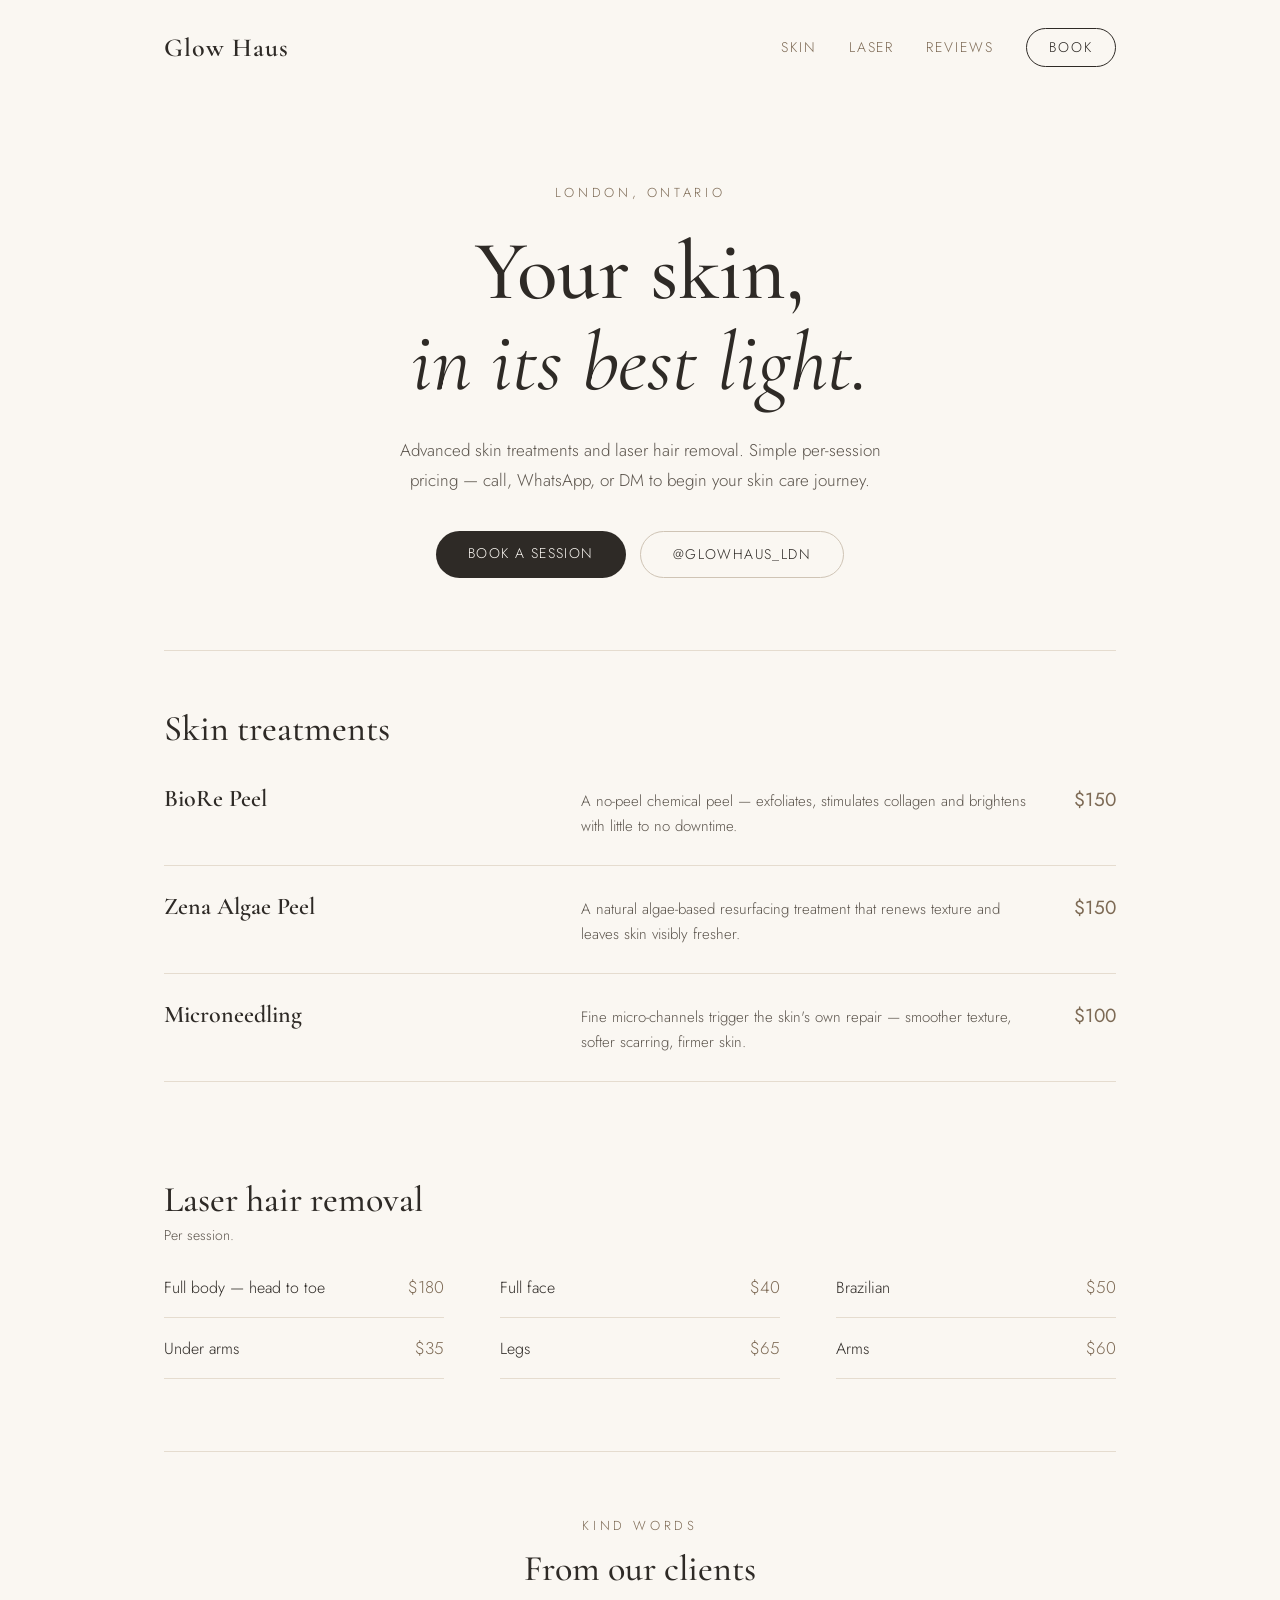
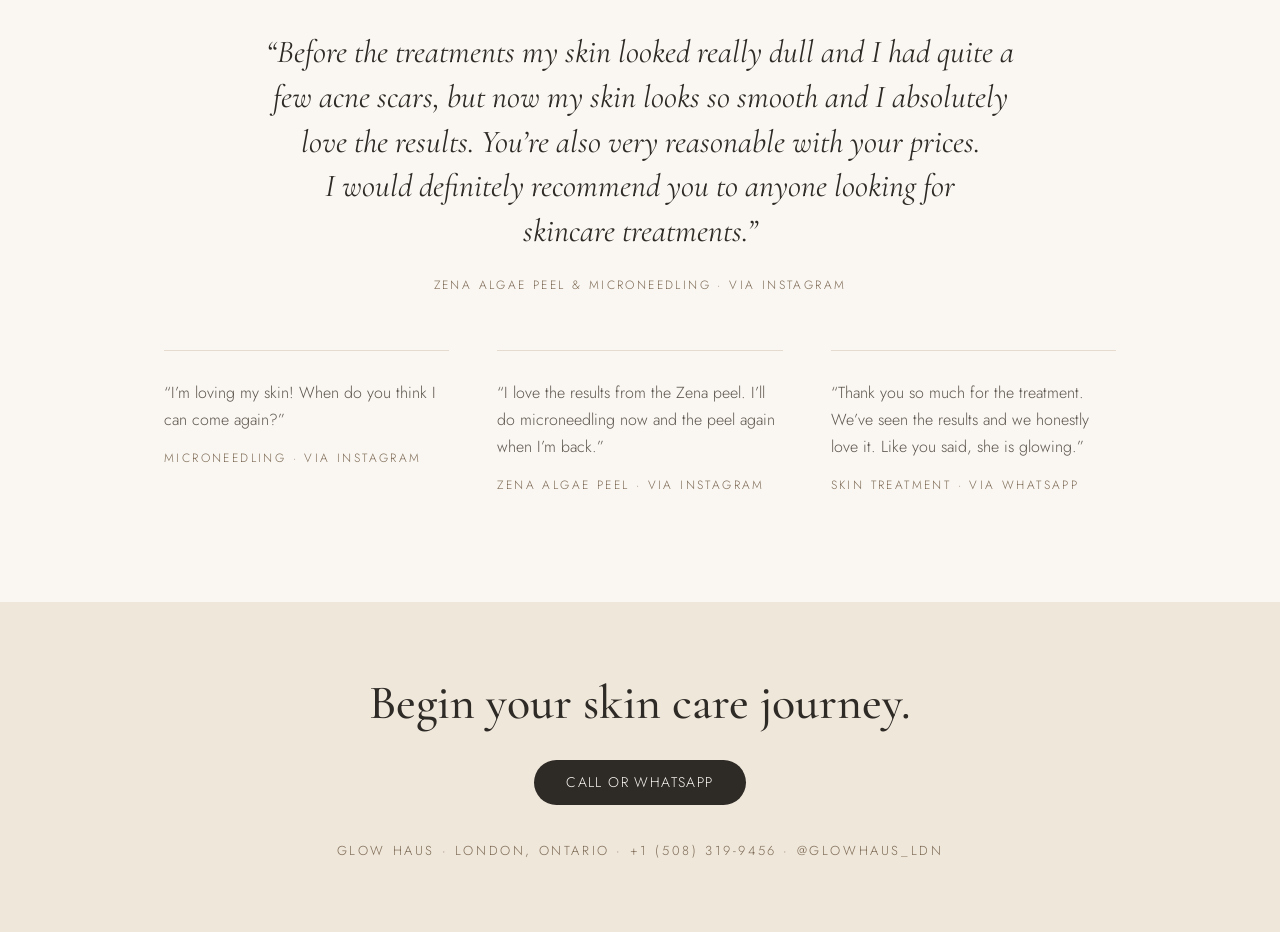
<file: site/index.html>
<!DOCTYPE html>
<html lang="en-CA">
<head>
  <meta charset="utf-8">
  <meta name="viewport" content="width=device-width, initial-scale=1">
  <title>Glow Haus · Skin Treatments &amp; Laser Hair Removal · London, Ontario</title>
  <meta name="description" content="Advanced skin treatments and laser hair removal in London, Ontario. Simple per-session pricing — call, WhatsApp, or DM @glowhaus_ldn to book.">
  <meta name="theme-color" content="#faf7f2">

  <link rel="canonical" href="https://glowhaus.ca/">

  <meta property="og:type" content="website">
  <meta property="og:site_name" content="Glow Haus">
  <meta property="og:url" content="https://glowhaus.ca/">
  <meta property="og:title" content="Glow Haus · Beauty Spa · London, Ontario">
  <meta property="og:description" content="Advanced skin treatments and laser hair removal. Simple per-session pricing. Call, WhatsApp, or DM to book.">
  <meta property="og:image" content="https://glowhaus.ca/og-image.png">
  <meta property="og:image:secure_url" content="https://glowhaus.ca/og-image.png">
  <meta property="og:image:type" content="image/png">
  <meta property="og:image:width" content="1200">
  <meta property="og:image:height" content="630">
  <meta property="og:image:alt" content="Glow Haus Beauty Spa logo">
  <meta property="og:locale" content="en_CA">
  <meta name="twitter:card" content="summary_large_image">
  <meta name="twitter:title" content="Glow Haus · Beauty Spa · London, Ontario">
  <meta name="twitter:description" content="Advanced skin treatments and laser hair removal. Simple per-session pricing.">
  <meta name="twitter:image" content="https://glowhaus.ca/og-image.png">

  <link rel="icon" href="favicon.ico" sizes="48x48">
  <link rel="icon" type="image/png" sizes="32x32" href="favicon-32.png">
  <link rel="icon" type="image/png" sizes="192x192" href="favicon-192.png">
  <link rel="apple-touch-icon" sizes="180x180" href="apple-touch-icon.png">
  <link rel="manifest" href="site.webmanifest">

  <link rel="preconnect" href="https://fonts.googleapis.com">
  <link rel="preconnect" href="https://fonts.gstatic.com" crossorigin>
  <link rel="stylesheet" href="https://fonts.googleapis.com/css2?family=Cormorant+Garamond:ital,wght@0,400;0,500;0,600;1,400&family=Jost:wght@300;400;500&display=swap">
  <link rel="stylesheet" href="styles.css">

  <script type="application/ld+json">
  {
    "@context": "https://schema.org",
    "@type": "BeautySalon",
    "name": "Glow Haus",
    "telephone": "+1-508-319-9456",
    "address": {
      "@type": "PostalAddress",
      "addressLocality": "London",
      "addressRegion": "ON",
      "addressCountry": "CA"
    },
    "url": "https://glowhaus.ca/",
    "image": "https://glowhaus.ca/og-image.png",
    "logo": "https://glowhaus.ca/favicon-512.png",
    "sameAs": ["https://www.instagram.com/glowhaus_ldn"]
  }
  </script>
</head>
<body>

  <nav class="nav" aria-label="Primary">
    <a class="nav__brand" href="#top">Glow Haus</a>
    <span class="nav__spacer"></span>
    <a class="nav__link" href="#skin">Skin</a>
    <a class="nav__link" href="#laser">Laser</a>
    <a class="nav__link" href="#words">Reviews</a>
    <a class="nav__book" href="tel:+15083199456">Book</a>
  </nav>

  <main id="top">
    <div class="container">

      <section class="hero">
        <p class="kicker">London, Ontario</p>
        <h1 class="hero__title">Your skin,<br><em>in its best light.</em></h1>
        <p class="hero__lede">Advanced skin treatments and laser hair removal. Simple per-session pricing — call, WhatsApp, or DM to begin your skin care journey.</p>
        <div class="cta-row">
          <a class="pill pill--primary" href="tel:+15083199456">Book a session</a>
          <a class="pill pill--secondary" href="https://www.instagram.com/glowhaus_ldn?stkn=MXQ2MnF6cHFqMnBnNA%3D%3D" target="_blank" rel="noopener">@glowhaus_ldn</a>
        </div>
      </section>

      <section class="skin" id="skin" aria-labelledby="skin-title">
        <h2 class="section-title" id="skin-title">Skin treatments</h2>

        <div class="treatment">
          <h3 class="treatment__name">BioRe Peel</h3>
          <p class="treatment__desc">A no-peel chemical peel — exfoliates, stimulates collagen and brightens with little to no downtime.</p>
          <p class="treatment__price">$150</p>
        </div>

        <div class="treatment">
          <h3 class="treatment__name">Zena Algae Peel</h3>
          <p class="treatment__desc">A natural algae-based resurfacing treatment that renews texture and leaves skin visibly fresher.</p>
          <p class="treatment__price">$150</p>
        </div>

        <div class="treatment">
          <h3 class="treatment__name">Microneedling</h3>
          <p class="treatment__desc">Fine micro-channels trigger the skin's own repair — smoother texture, softer scarring, firmer skin.</p>
          <p class="treatment__price">$100</p>
        </div>
      </section>

      <section class="laser" id="laser" aria-labelledby="laser-title">
        <h2 class="section-title" id="laser-title">Laser hair removal</h2>
        <p class="section-sub">Per session.</p>

        <div class="laser__grid">
          <div class="laser__row"><span class="laser__name">Full body — head to toe</span><span class="laser__price">$180</span></div>
          <div class="laser__row"><span class="laser__name">Full face</span><span class="laser__price">$40</span></div>
          <div class="laser__row"><span class="laser__name">Brazilian</span><span class="laser__price">$50</span></div>
          <div class="laser__row"><span class="laser__name">Under arms</span><span class="laser__price">$35</span></div>
          <div class="laser__row"><span class="laser__name">Legs</span><span class="laser__price">$65</span></div>
          <div class="laser__row"><span class="laser__name">Arms</span><span class="laser__price">$60</span></div>
        </div>
      </section>

      <section class="words" id="words" aria-labelledby="words-title">
        <p class="kicker">Kind words</p>
        <h2 class="section-title words__title" id="words-title">From our clients</h2>

        <figure class="quote quote--featured">
          <blockquote>
            <p>“Before the treatments my skin looked really dull and I had quite a few acne scars, but now my skin looks so smooth and I absolutely love the results. You’re also very reasonable with your prices. I would definitely recommend you to anyone looking for skincare treatments.”</p>
          </blockquote>
          <figcaption>Zena Algae Peel &amp; Microneedling · via Instagram</figcaption>
        </figure>

        <div class="quote-grid">
          <figure class="quote">
            <blockquote><p>“I’m loving my skin! When do you think I can come again?”</p></blockquote>
            <figcaption>Microneedling · via Instagram</figcaption>
          </figure>
          <figure class="quote">
            <blockquote><p>“I love the results from the Zena peel. I’ll do microneedling now and the peel again when I’m back.”</p></blockquote>
            <figcaption>Zena Algae Peel · via Instagram</figcaption>
          </figure>
          <figure class="quote">
            <blockquote><p>“Thank you so much for the treatment. We’ve seen the results and we honestly love it. Like you said, she is glowing.”</p></blockquote>
            <figcaption>Skin treatment · via WhatsApp</figcaption>
          </figure>
        </div>
      </section>

    </div>

    <section class="band" aria-labelledby="band-title">
      <div class="band__inner">
        <h3 class="band__title" id="band-title">Begin your skin care journey.</h3>
        <div class="cta-row">
          <a class="pill pill--primary" href="https://wa.me/15083199456">Call or WhatsApp</a>
        </div>
        <p class="band__footer"><span class="nowrap">Glow Haus</span> · <span class="nowrap">London, Ontario</span> · <a class="nowrap" href="tel:+15083199456">+1 (508) 319-9456</a> · <a class="nowrap" href="https://www.instagram.com/glowhaus_ldn?stkn=MXQ2MnF6cHFqMnBnNA%3D%3D" target="_blank" rel="noopener">@glowhaus_ldn</a></p>
      </div>
    </section>
  </main>

</body>
</html>
</file>
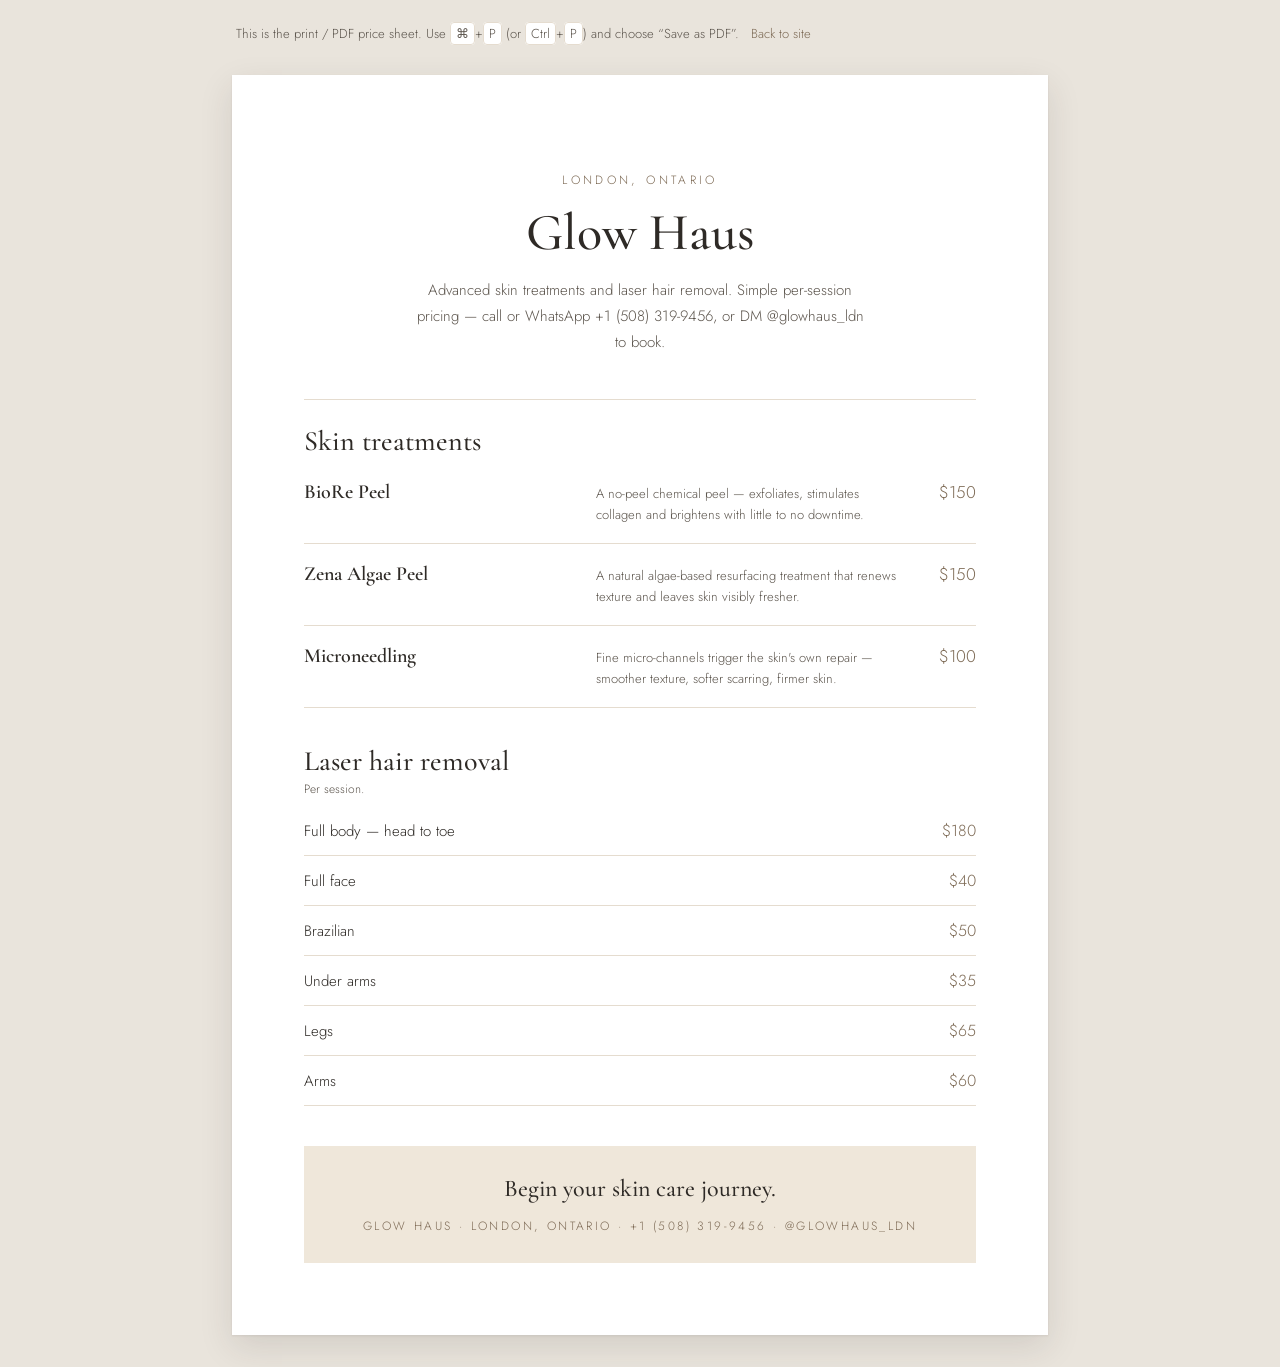
<file: site/price-sheet.html>
<!DOCTYPE html>
<html lang="en-CA">
<head>
  <meta charset="utf-8">
  <meta name="viewport" content="width=device-width, initial-scale=1">
  <title>Glow Haus · Price Sheet</title>
  <meta name="robots" content="noindex">
  <link rel="icon" href="favicon.ico" sizes="48x48">
  <link rel="icon" type="image/png" sizes="32x32" href="favicon-32.png">
  <link rel="icon" type="image/png" sizes="192x192" href="favicon-192.png">
  <link rel="apple-touch-icon" sizes="180x180" href="apple-touch-icon.png">
  <link rel="manifest" href="site.webmanifest">
  <link rel="preconnect" href="https://fonts.googleapis.com">
  <link rel="preconnect" href="https://fonts.gstatic.com" crossorigin>
  <link rel="stylesheet" href="https://fonts.googleapis.com/css2?family=Cormorant+Garamond:ital,wght@0,400;0,500;0,600;1,400&family=Jost:wght@300;400;500&display=swap">
  <link rel="stylesheet" href="print.css">
</head>
<body>

  <p class="screen-only print-hint">
    This is the print / PDF price sheet. Use <kbd>⌘</kbd>+<kbd>P</kbd> (or <kbd>Ctrl</kbd>+<kbd>P</kbd>) and choose “Save as PDF”.
    <a href="index.html">Back to site</a>
  </p>

  <main class="sheet">

    <header class="sheet__header">
      <p class="kicker">London, Ontario</p>
      <h1 class="sheet__title">Glow Haus</h1>
      <p class="sheet__intro">Advanced skin treatments and laser hair removal. Simple per-session pricing — call or WhatsApp +1 (508) 319-9456, or DM @glowhaus_ldn to book.</p>
    </header>

    <h2 class="sheet__h2 sheet__h2--ruled">Skin treatments</h2>

    <div class="treatment">
      <h3 class="treatment__name">BioRe Peel</h3>
      <p class="treatment__desc">A no-peel chemical peel — exfoliates, stimulates collagen and brightens with little to no downtime.</p>
      <p class="treatment__price">$150</p>
    </div>
    <div class="treatment">
      <h3 class="treatment__name">Zena Algae Peel</h3>
      <p class="treatment__desc">A natural algae-based resurfacing treatment that renews texture and leaves skin visibly fresher.</p>
      <p class="treatment__price">$150</p>
    </div>
    <div class="treatment">
      <h3 class="treatment__name">Microneedling</h3>
      <p class="treatment__desc">Fine micro-channels trigger the skin's own repair — smoother texture, softer scarring, firmer skin.</p>
      <p class="treatment__price">$100</p>
    </div>

    <h2 class="sheet__h2">Laser hair removal</h2>
    <p class="sheet__sub">Per session.</p>

    <div class="laser__row"><span class="laser__name">Full body — head to toe</span><span class="laser__price">$180</span></div>
    <div class="laser__row"><span class="laser__name">Full face</span><span class="laser__price">$40</span></div>
    <div class="laser__row"><span class="laser__name">Brazilian</span><span class="laser__price">$50</span></div>
    <div class="laser__row"><span class="laser__name">Under arms</span><span class="laser__price">$35</span></div>
    <div class="laser__row"><span class="laser__name">Legs</span><span class="laser__price">$65</span></div>
    <div class="laser__row"><span class="laser__name">Arms</span><span class="laser__price">$60</span></div>

    <footer class="sheet__band">
      <p class="sheet__band-title">Begin your skin care journey.</p>
      <p class="sheet__band-footer">Glow Haus · London, Ontario · +1 (508) 319-9456 · @glowhaus_ldn</p>
    </footer>

  </main>

</body>
</html>
</file>
<file: site/styles.css>
/* Glow Haus — service pricing page
   Palette + type per design handoff (spa minimal). */

:root {
  --bg: #faf7f2;
  --band: #efe7da;
  --ink: #2e2a26;
  --muted: #5c554d;
  --accent: #7d6a55;
  --hairline: #e5dccf;
  --border-2: #cfc4b5;

  --serif: 'Cormorant Garamond', 'Cormorant', Garamond, 'Times New Roman', serif;
  --sans: 'Jost', 'Futura', 'Helvetica Neue', Arial, sans-serif;

  --content: 1000px;
  --gutter: 24px;
}

* { box-sizing: border-box; }

html { scroll-behavior: smooth; }

body {
  margin: 0;
  min-height: 100vh;
  -webkit-text-size-adjust: 100%;
  text-size-adjust: 100%;
  -webkit-tap-highlight-color: transparent;
  background: var(--bg);
  color: var(--ink);
  font-family: var(--sans);
  font-weight: 300;
  text-wrap: pretty;
  -webkit-font-smoothing: antialiased;
}

a {
  color: var(--accent);
  text-decoration: none;
  transition: color .18s ease, background-color .18s ease, border-color .18s ease;
}
a:hover { color: var(--ink); }

h1, h2, h3 {
  font-family: var(--serif);
  margin: 0;
}

.container {
  max-width: var(--content);
  margin: 0 auto;
  padding-inline: var(--gutter);
}

/* ---------- Shared UI pieces ---------- */

.label {
  font-size: 14px;
  letter-spacing: 0.14em;
  text-transform: uppercase;
}

.pill {
  display: inline-block;
  padding: 14px 32px;
  border-radius: 999px;
  font-size: 14px;
  letter-spacing: 0.1em;
  text-transform: uppercase;
  line-height: 1.2;
  white-space: nowrap;
}

.pill--primary {
  background: var(--ink);
  color: var(--bg);
}
.pill--primary:hover {
  background: var(--accent);
  color: var(--bg);
}

.pill--secondary {
  border: 1px solid var(--border-2);
  color: var(--ink);
}
.pill--secondary:hover {
  border-color: var(--ink);
  color: var(--ink);
}

.cta-row {
  display: flex;
  gap: 14px;
  justify-content: center;
  flex-wrap: wrap;
}

/* ---------- Nav ---------- */

.nav {
  display: flex;
  align-items: center;
  gap: 32px;
  max-width: var(--content);
  margin: 0 auto;
  padding: 28px var(--gutter);
}

.nav__brand {
  white-space: nowrap;
  font-family: var(--serif);
  font-size: 26px;
  font-weight: 600;
  letter-spacing: 0.04em;
  color: var(--ink);
}
.nav__brand:hover { color: var(--ink); }

.nav__spacer { flex: 1; }

.nav__link {
  font-size: 14px;
  letter-spacing: 0.14em;
  text-transform: uppercase;
  padding: 12px 0;      /* ~44px tap target without changing the visual */
  margin: -12px 0;
}

.nav__book {
  font-size: 14px;
  letter-spacing: 0.14em;
  text-transform: uppercase;
  color: var(--ink);
  border: 1px solid var(--ink);
  padding: 10px 22px;
  border-radius: 999px;
  line-height: 1.2;
}
.nav__book:hover {
  background: var(--ink);
  color: var(--bg);
}

/* ---------- Hero ---------- */

.hero {
  padding: 88px 0 72px;
  text-align: center;
}

.kicker {
  font-size: 13px;
  letter-spacing: 0.28em;
  text-transform: uppercase;
  color: var(--accent);
  margin: 0 0 24px;
}

.hero__title {
  font-weight: 500;
  font-size: clamp(44px, 7vw, 84px);
  line-height: 1.08;
}
.hero__title em { font-weight: 400; }

.hero__lede {
  font-size: 17px;
  line-height: 30px;
  max-width: 52ch;
  margin: 28px auto 0;
  color: var(--muted);
}

.hero .cta-row { margin-top: 36px; }

/* ---------- Skin treatments ---------- */

.skin {
  padding: 56px 0;
  border-top: 1px solid var(--hairline);
}

.skin, .laser, .words { scroll-margin-top: 16px; }

.section-title {
  font-weight: 500;
  font-size: 36px;
  margin: 0 0 8px;
}

.treatment {
  display: grid;
  grid-template-columns: minmax(0, 5fr) minmax(0, 6fr) auto;
  gap: 12px 40px;
  align-items: baseline;
  padding: 26px 0;
  border-bottom: 1px solid var(--hairline);
}

.treatment__name {
  font-weight: 600;
  font-size: 24px;
}

.treatment__desc {
  font-size: 15px;
  line-height: 25px;
  margin: 0;
  color: var(--muted);
}

.treatment__price {
  font-size: 19px;
  font-weight: 400;
  margin: 0;
  color: var(--accent);
}

/* ---------- Laser hair removal ---------- */

.laser { padding: 40px 0 72px; }

.laser .section-title { margin-bottom: 4px; }

.section-sub {
  font-size: 14px;
  color: var(--muted);
  margin: 0 0 12px;
}

.laser__grid {
  display: grid;
  grid-template-columns: repeat(auto-fit, minmax(260px, 1fr));
  gap: 0 56px;
}

.laser__row {
  display: flex;
  justify-content: space-between;
  align-items: baseline;
  gap: 16px;
  padding: 18px 0;
  border-bottom: 1px solid var(--hairline);
}

.laser__name { font-size: 16px; }

.laser__price {
  font-size: 17px;
  color: var(--accent);
}

/* ---------- Kind words (testimonials) ---------- */

.words {
  padding: 64px 0 80px;
  border-top: 1px solid var(--hairline);
}

.words .kicker { margin-bottom: 12px; text-align: center; }

.words__title { margin-bottom: 40px; text-align: center; }

.quote { margin: 0; }

.quote blockquote { margin: 0; }
.quote blockquote p { margin: 0; }

.quote figcaption {
  font-size: 12px;
  letter-spacing: 0.2em;
  text-transform: uppercase;
  color: var(--accent);
  margin-top: 16px;
}

.quote--featured {
  max-width: 760px;
  margin: 0 auto 56px;
  text-align: center;
}

.quote--featured blockquote p {
  font-family: var(--serif);
  font-style: italic;
  font-weight: 400;
  font-size: clamp(24px, 3vw, 32px);
  line-height: 1.4;
  color: var(--ink);
}

.quote--featured figcaption { margin-top: 22px; }

.quote-grid {
  display: grid;
  grid-template-columns: repeat(auto-fit, minmax(240px, 1fr));
  gap: 0 48px;
}

.quote-grid .quote {
  padding: 28px 0;
  border-top: 1px solid var(--hairline);
}

.quote-grid blockquote p {
  font-size: 16px;
  line-height: 27px;
  color: var(--muted);
}

/* ---------- Closing band ---------- */

.band { background: var(--band); }

.band__inner {
  max-width: var(--content);
  margin: 0 auto;
  padding: 72px var(--gutter);
  text-align: center;
}

.band__title {
  font-weight: 500;
  font-size: clamp(30px, 4vw, 48px);
}

.band .cta-row { margin-top: 28px; }

.band__footer .nowrap { white-space: nowrap; }

.band__footer {
  font-size: 13px;
  letter-spacing: 0.2em;
  text-transform: uppercase;
  color: var(--accent);
  margin: 36px 0 0;
}

/* ---------- Small screens ---------- */

@media (max-width: 640px) {
  .treatment {
    grid-template-columns: 1fr auto;
    gap: 8px 24px;
  }
  .treatment__desc {
    grid-column: 1 / -1;
  }
}

@media (max-width: 720px) {
  .nav { gap: 24px; }
}

/* Phones: keep everything on one tight row. */
@media (max-width: 560px) {
  .nav {
    gap: 14px;
    padding: 20px var(--gutter);
  }
  .nav__brand { font-size: 21px; letter-spacing: 0.03em; }
  .nav__spacer { flex: 1 1 4px; }
  /* Reviews is reachable by scrolling; keep the phone nav to the two core sections. */
  .nav__link[href="#words"] { display: none; }
  .nav__link {
    font-size: 11px;
    letter-spacing: 0.1em;
    padding: 14px 0;
    margin: -14px 0;
  }
  .nav__book {
    font-size: 11px;
    letter-spacing: 0.1em;
    padding: 8px 14px;
    margin-left: 2px;
  }
  .hero { padding-top: 64px; }
}

@media (max-width: 340px) {
  .nav { gap: 10px; }
  .nav__brand { font-size: 19px; }
}

@media (max-width: 360px) {
  .pill { padding-inline: 24px; }
  .band__footer { letter-spacing: 0.14em; }
}

@media (prefers-reduced-motion: reduce) {
  html { scroll-behavior: auto; }
  a { transition: none; }
}
</file>
<file: site/print.css>
/* Glow Haus — print / PDF price sheet
   Letter, 0.75in margins. Mirrors the "Glow Haus-print" design reference. */

:root {
  --bg: #faf7f2;
  --band: #efe7da;
  --ink: #2e2a26;
  --muted: #5c554d;
  --accent: #7d6a55;
  --hairline: #e5dccf;

  --serif: 'Cormorant Garamond', 'Cormorant', Garamond, 'Times New Roman', serif;
  --sans: 'Jost', 'Futura', 'Helvetica Neue', Arial, sans-serif;
}

@page {
  size: Letter;
  margin: 0.75in;
}

* {
  box-sizing: border-box;
  -webkit-print-color-adjust: exact;
  print-color-adjust: exact;
}

body {
  margin: 0;
  font-family: var(--sans);
  font-weight: 300;
  color: var(--ink);
  background: #e9e4dc;
  text-wrap: pretty;
}

a { color: var(--accent); text-decoration: none; }
a:hover { color: var(--ink); }

h1, h2, h3 { font-family: var(--serif); margin: 0; }

/* On screen, show a letter-sized sheet so the layout previews like paper. */
.sheet {
  background: #fff;
  width: 8.5in;
  min-height: 11in;
  margin: 32px auto;
  padding: 0.75in;
  box-shadow: 0 1px 2px rgba(46, 42, 38, 0.08), 0 12px 32px rgba(46, 42, 38, 0.12);
}

.print-hint {
  max-width: 8.5in;
  margin: 24px auto 0;
  padding: 0 4px;
  font-size: 13px;
  color: var(--muted);
}
.print-hint kbd {
  font-family: inherit;
  border: 1px solid var(--hairline);
  border-radius: 4px;
  padding: 1px 5px;
  background: #fff;
}
.print-hint a { margin-left: 8px; }

/* ---- Header ---- */

.sheet__header {
  text-align: center;
  padding: 24px 0 8px;
}

.kicker {
  font-size: 12px;
  letter-spacing: 0.28em;
  text-transform: uppercase;
  color: var(--accent);
  margin: 0 0 16px;
}

.sheet__title {
  font-weight: 500;
  font-size: 52px;
  line-height: 1.08;
}

.sheet__intro {
  font-size: 15px;
  line-height: 26px;
  max-width: 52ch;
  margin: 16px auto 0;
  color: var(--muted);
}

/* ---- Section headings ---- */

.sheet__h2 {
  font-weight: 500;
  font-size: 28px;
  margin: 36px 0 2px;
}

.sheet__h2--ruled {
  margin-bottom: 4px;
  border-top: 1px solid var(--hairline);
  padding-top: 24px;
}

.sheet__sub {
  font-size: 12px;
  color: var(--muted);
  margin: 0 0 8px;
}

/* ---- Skin rows ---- */

.treatment {
  display: grid;
  grid-template-columns: minmax(0, 5fr) minmax(0, 6fr) auto;
  gap: 10px 32px;
  align-items: baseline;
  padding: 18px 0;
  border-bottom: 1px solid var(--hairline);
  break-inside: avoid;
}

.treatment__name {
  font-weight: 600;
  font-size: 20px;
}

.treatment__desc {
  font-size: 13px;
  line-height: 21px;
  margin: 0;
  color: var(--muted);
}

.treatment__price {
  font-size: 17px;
  margin: 0;
  color: var(--accent);
}

/* ---- Laser rows ---- */

.laser__row {
  display: flex;
  justify-content: space-between;
  align-items: baseline;
  gap: 16px;
  padding: 13px 0;
  border-bottom: 1px solid var(--hairline);
  break-inside: avoid;
}

.laser__name { font-size: 15px; }

.laser__price {
  font-size: 16px;
  color: var(--accent);
}

/* ---- Contact band ---- */

.sheet__band {
  background: var(--band);
  text-align: center;
  padding: 28px 24px;
  margin-top: 40px;
  break-inside: avoid;
}

.sheet__band-title {
  font-family: var(--serif);
  font-weight: 500;
  font-size: 24px;
  margin: 0;
}

.sheet__band-footer {
  font-size: 12px;
  letter-spacing: 0.2em;
  text-transform: uppercase;
  color: var(--accent);
  margin: 14px 0 0;
}

/* ---- Print ---- */

@media print {
  body { background: #fff; }
  .screen-only { display: none !important; }
  .sheet {
    width: auto;
    min-height: 0;
    margin: 0;
    padding: 0;
    box-shadow: none;
  }
}
</file>
